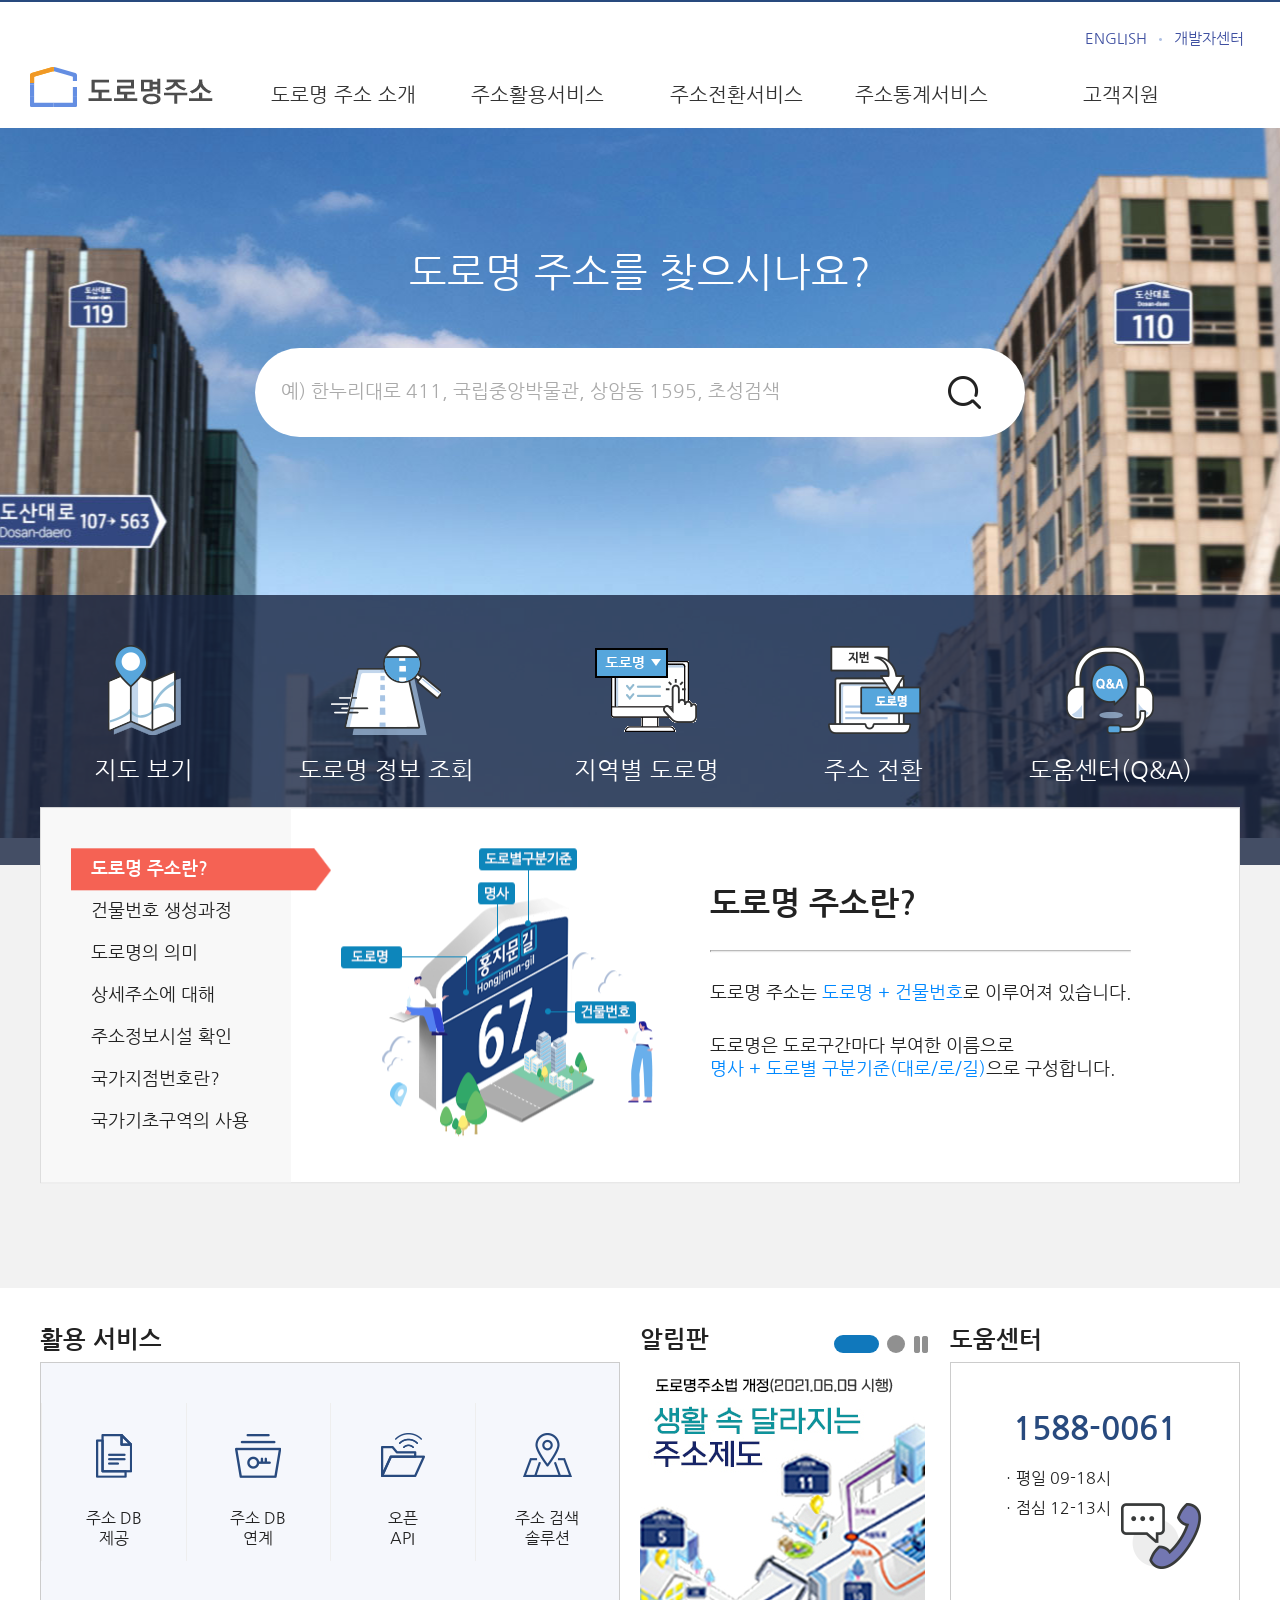
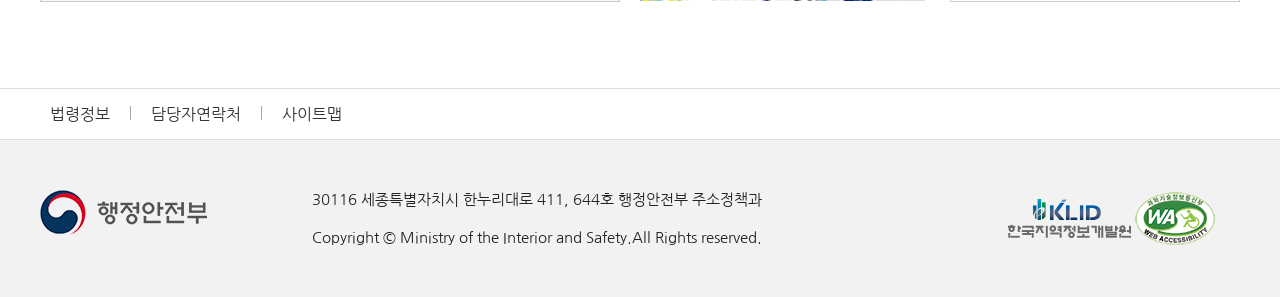
<file: index.html>
<!DOCTYPE html>
<html lang="ko">

<head>
    <meta charset="UTF-8">
    <title>도로명주소_메인페이지</title>
    <link rel="stylesheet" href="style/style.css">
    <script src="script/jquery-3.6.0.min.js"></script>
    <script src="script/script.js"></script>
</head>

<body>

    <div id="wrap">
        <div id="headerFrame">
            <header id="header" class="flex-container">

                <div id="headerLogo">
                    <a href="#"></a>
                </div> <!-- div#headerLogo -->

                <div id="headerMenuArea">

                    <nav id="headerLNB" class="flex-container">

                        <span>ENGLISH</span>
                        <span><img src="images/linkBullet.png" alt=""></span>
                        <span>개발자센터</span>

                    </nav> <!-- nav#headerLNB -->

                    <nav id="gnb">

                        <ul id="mainMenu" class="flex-container">
                            <li class="mainLi">
                                <a href="#">도로명 주소 소개</a>
                                <ul class="subMenu">
                                    <li class="subLi"><a href="#">도로명주소란?</a>
                                        <img src="images/icon_doulewindow.gif" alt="첨부파일 이미지" width="10">
                                    </li>
                                    <li class="subLi"><a href="#">아름다운 건물번호판</a><img src="images/icon_doulewindow.gif" alt="첨부파일 이미지" width="10"></li>
                                    <li class="subLi"><a href="#">아름다운 길</a></li>
                                    <li class="subLi"><a href="#">홍보자료</a></li>
                                    <li class="subLi"><a href="#"></a></li>
                                    <li class="subLi"><a href="#"></a></li>
                                </ul>
                            </li>
                            <li class="mainLi">
                                <a href="#">주소활용서비스</a>
                                <ul class="subMenu">
                                    <li class="subLi"><a href="#">도로명 정보 조회</a></li>
                                    <li class="subLi"><a href="#">도로명주소 지도 보기</a><img src="images/icon_doulewindow.gif" alt="첨부파일 이미지" width="10"></li>
                                    <li class="subLi"><a href="#">도로면주소 고시정보 조회</a></li>
                                    <li class="subLi"><a href="#">도로명주소 안내도 다운로드</a></li>
                                    <li class="subLi"><a href="#"></a></li>
                                    <li class="subLi"><a href="#"></a></li>
                                </ul>
                            </li>
                            <li class="mainLi">
                                <a href="#">주소전환서비스</a>
                                <ul class="subMenu">
                                    <li class="subLi"><a href="#">50건 이하 주소전환</a></li>
                                    <li class="subLi"><a href="#">3,000건 이하 주소전환</a></li>
                                    <li class="subLi"><a href="#">100만건 이하 주소전환</a></li>
                                    <li class="subLi"><a href="#"></a></li>
                                    <li class="subLi"><a href="#"></a></li>
                                    <li class="subLi"><a href="#"></a></li>
                                </ul>
                            </li>
                            <li class="mainLi">
                                <a href="#">주소통계서비스</a>
                                <ul class="subMenu">
                                    <li class="subLi"><a href="#">주소통계정보</a></li>
                                    <li class="subLi"><a href="#">우리 집 주소는?</a></li>
                                    <li class="subLi"><a href="#">도로명주소 인포그래픽</a></li>
                                    <li class="subLi"><a href="#">주소이용추이</a></li>
                                    <li class="subLi"><a href="#"></a></li>
                                    <li class="subLi"><a href="#"></a></li>
                                </ul>
                            </li>
                            <li class="mainLi">
                                <a href="#">고객지원</a>
                                <ul class="subMenu">
                                    <li class="subLi"><a href="#">도움센터(Q&amp;A)</a></li>
                                    <li class="subLi"><a href="#">주소동일성 영문증명서 발급</a></li>
                                    <li class="subLi"><a href="#">공지사항</a></li>
                                    <li class="subLi"><a href="#">언론보도</a></li>
                                    <li class="subLi"><a href="#">자주묻는 질문(FAQ)</a></li>
                                    <li class="subLi"><a href="#">불편신고 게시판</a></li>
                                </ul>
                            </li>
                        </ul>


                    </nav> <!-- nav#gnb -->

                </div> <!-- div#headerMenuArea -->

            </header>


        </div> <!-- div#headerFrame -->

        <div id="gnbBGFrame">
            <div id="gnbBG"></div>
        </div> <!-- div#gnbBGFrame -->


        <form action="support/sample.html" method="get">
            <div id="searchArea">

                <h1>도로명 주소를 찾으시나요?</h1>

                <div id="searchBG">
                    <input id="searchWord" type="text" placeholder="예) 한누리대로 411, 국립중앙박물관, 상암동 1595, 초성검색" maxlength="50" name="searchKeyword">
                    <!-- value attribute 밸류 속성 -->
                    <span id="closeMark">&times;</span>
                    <span id="searchMark"></span> <!--전송실행-->

                </div> <!-- div#searchBG-->

            </div> <!-- div#searchArea -->
        </form>


        <div id="mainIconLNB_Frame">

           <nav id="mainIconLNB" class="flex-container">
              <div class="mainIconBox" title="도로명주소 지도 보기 새창으로 열림">
                  <div class="mainIcon">
                      <img src="images/icon_qmn_1.png" alt="지도 보기">
                  </div>
                  <span>지도 보기</span>
              </div>
              <div class="mainIconBox">
                  <div class="mainIcon">
                      <img src="images/icon_qmn_2.png" alt="도로명 정보 조회">
                  </div>
                  <span>도로명 정보 조회</span>
              </div>
              <div class="mainIconBox">
                  <div class="mainIcon">
                      <img src="images/icon_qmn_3.gif" alt="지역별 도로명">
                  </div>
                  <span>지역별 도로명</span>
              </div>
              <div class="mainIconBox">
                  <div class="mainIcon">
                      <img src="images/icon_qmn_4.png" alt="주소 전환">
                  </div>
                  <span>주소 전환</span>
              </div>

              <div class="mainIconBox">
                  <div class="mainIcon">
                      <img src="images/icon_qmn_5.png" alt="도움센터(Q&A)">
                  </div>
                  <span>도움센터(Q&amp;A)</span>
              </div>

           </nav>

        </div>  <!-- div#iconLNB -->


        <div id="jusoIntro_Frame">

            <div id="jusoIntro" class="flex-container">
               
                <div class="jusoItemBox">
                    <ul id="jusoItem">
                        <li class="selected">도로명 주소란?</li>
                        <li>건물번호 생성과정</li>
                        <li>도로명의 의미</li>
                        <li>상세주소에 대해</li>
                        <li>주소정보시설 확인</li>
                        <li>국가지점번호란?</li>
                        <li>국가기초구역의 사용</li>
                    </ul>
                </div>
                
                <div id="slide">
                    <div id="shuttleFrame">
                        <div class="flex-container">
                            <div id="jusoRoadSign">
                                <img src="images/know_addr_1.gif" alt="addr1">
                            </div>

                            <div id="jusoExplain">
                                <h1>도로명 주소란?</h1>
                                <hr>
                                <p>도로명 주소는 <span>도로명 + 건물번호</span>로 이루어져 있습니다.</p>
                                <p>도로명은 도로구간마다 부여한 이름으로<br> <span>명사 + 도로별 구분기준(대로/로/길)</span>으로 구성합니다.</p>
                            </div>
                        </div>
                    </div>
                </div>
                
            </div> 

        </div> <!-- div#jusoIntro_Frame -->

       
        <div id="contentsFrame">
            <div id="contents" class="flex-container">
               <!-- 활용 서비스 -->
                <div id="userService">
                    <h2>활용 서비스</h2>
                    
                    <div id="api" class="flex-container">
                        <div class="apiBox">
                            <a href="#">
                               <div>
                                <img src="images/icon_service_1.gif" alt="주소DB제공"></div><br>
                                <span>주소 DB<br>제공</span>
                            </a>
                        </div>
                        <div class="apiBox">
                            <a href="#">
                               <div>
                                <img src="images/icon_service_2.png" alt="주소DB연계"></div><br>
                                <span>주소 DB<br>연계</span>
                            </a>
                        </div>
                        <div class="apiBox">
                            <a href="#">
                                <div>
                                <img src="images/icon_service_3.png" alt="오픈API"></div><br>
                                <span>오픈<br>API</span>
                            </a>
                        </div>
                        <div class="apiBox">
                            <a href="#">
                                <div>
                                <img src="images/icon_service_4.png" alt="주소검색솔루션"></div><br>
                                <span>주소 검색<br>솔루션</span>
                            </a>
                        </div>
                    </div>
                </div>
                
                <!--  알림판  -->
                <div id="noticeBoard">
                    <header class="flex-container">
                        <h2>알림판</h2>
                        <div id="noticeControl" class="flex-container">
                            <span class="noticeSelected" id="ctrl1"></span>
                            <span id="ctrl2"></span>
                            <img src="images/btn_ps.gif" alt="일시정지" height="17">
                            
                        </div>
                    </header>
                    <!-- 슬라이드 쇼 -->
                    <div id="noticeSlide">
                        <div id="shuttleFrame2" class="flex-container">
                            <a href="#">
                                <img src="images/notice_banner_01.jpg" alt="배너1">
                            </a>
                            <a href="#">
                                <img src="images/notice_banner_01.png" alt="배너2">
                            </a>
                        </div>
                    </div>
                    
                </div>
                
                <!--  도움 센터  -->
                <div id="helpCenter">
                    <header>
                        <h2>도움센터</h2>
                    </header>
                    
                    <div id="helpCenterInfo">
                        <div id="centerPhone">1588-0061</div>
                        <ul>
                            <li>ㆍ평일 09-18시</li>
                            <li>ㆍ점심 12-13시</li>
                        </ul>
                    </div>
                </div>
                
            </div>
        </div>

        <div id="LNBFrame">
            <div id="LNB">
                <ul id="LNBMenu" class="flex-container">
                    <li class="LNBLi"><a href="#">법령정보</a></li>
                    <li class="LNBLi"><span></span></li>
                    <li class="LNBLi"><a href="#">담당자연락처</a></li>
                    <li class="LNBLi"><span></span></li>
                    <li class="LNBLi"><a href="#">사이트맵</a></li>
                </ul>
            </div>
        </div>

        <div id="footerFrame">
            <footer id="footer" class="flex-container">

                <div id="footerLogo">
                    <a href="#"><img src="images/logo_foot_gray.jpg" alt="푸터로고"></a>
                </div>

                <div id="copyright">
                    <p>30116 세종특별자치시 한누리대로 411, 644호 행정안전부 주소정책과</p><br>
                    <p>Copyright &copy; Ministry of the Interior and Safety.All Rights reserved.</p>
                </div>
                
                <div id="rightLogo">
                    <img src="images/mark_klid.png" alt="mark1">
                    <img src="images/mark_wa.png" alt="mark2">
                </div>

            </footer>
        </div>

    </div> <!-- div#wrap -->

</body>

</html>
</file>
<file: style/style.css>
@charset "UTF-8";
@import url(style_Reset.css);


/* div#headerFrame */
div#headerFrame {
    border-top: 2px solid #284a7e;
}

#headerFrame>header#header {
    width: 1220px;
    height: 126px;
    /*border: 1px solid #aaa;*/
    /*padding-bottom: 24px;*/
    margin: 0 auto;
    /*margin-bottom: 30px;*/

    align-items: flex-end;
}

#headerFrame #headerLogo a {
    width: 183px;
    height: 40px;
    /*border: 1px solid #000;*/
    margin-bottom: 17px;
    background-image: url(../images/headerLogo.gif);
    display: inline-block;
}

div#headerMenuArea {
    /* border: 1px solid #f80;*/

    -webkit-flex: 1px;
    -moz-flex: 1px;
    -ms-flex: 1px;
    -o-flex: 1px;
    flex: 1px;
}

#headerFrame nav {
    height: 50px;
    /*border: 1px solid #08f;*/

    justify-content: flex-end;
    align-items: flex-end;
}

#headerFrame nav#headerLNB {
    text-align: right;
    padding-bottom: 30px;
    /*border: 1px solid #000;*/
}

#headerFrame nav#headerLNB span {
    color: #3f50a1;
    font-size: 15px;
    /*border: 1px solid #000;*/
    margin: 0 6px;
}

#headerFrame nav#headerLNB span:not(:nth-child(2)) {
    cursor: pointer;
}


/* nav#gnb */
#headerFrame nav#gnb {
    padding-left: 40px;
}

#headerFrame nav#gnb ul#mainMenu {
    height: 100%;
    align-items: flex-end;

    position: relative;
}

#headerFrame nav#gnb ul#mainMenu>li {
    padding: 20px 0;
}

#headerFrame nav#gnb ul#mainMenu>li:first-child,
#headerFrame nav#gnb ul#mainMenu>li:first-child>ul {
    width: 180px;
}

#headerFrame nav#gnb ul#mainMenu>li:nth-child(2),
#headerFrame nav#gnb ul#mainMenu>li:nth-child(2)>ul {
    width: 208px;
}

#headerFrame nav#gnb ul#mainMenu>li:nth-child(3),
#headerFrame nav#gnb ul#mainMenu>li:nth-child(3)>ul {
    width: 190px;
}

#headerFrame nav#gnb ul#mainMenu>li:nth-child(4),
#headerFrame nav#gnb ul#mainMenu>li:nth-child(4)>ul {
    width: 180px;
}


#headerFrame nav#gnb ul#mainMenu>li:nth-child(5),
#headerFrame nav#gnb ul#mainMenu>li:nth-child(5)>ul {
    width: 220px;
}


#headerFrame nav#gnb ul.subMenu {
    border-right: 1px solid #aaa;
    /* border: 1px solid #000; */
    background-color: #fff;
    display: none;
    position: absolute;
    top: 51px;
    z-index: 100;
}
#headerFrame nav#gnb li.mainLi:first-child ul.subMenu {
    border-left: 1px solid #aaa;
}


#headerFrame nav#gnb ul.subMenu img {
    position: relative;
    left: -12px;
}

#headerFrame nav#gnb li.mainLi>a {
    width: 100%;
    font-size: 20px;
    text-align: center;
    /* border: 1px solid #000; */
    display: inline-block;
}

#headerFrame nav#gnb li.subLi>a {
    font-size: 14px;
    line-height: 42px;
    padding: 0 20px;
}

#headerFrame nav#gnb li.subLi:hover {
    color: #fff;
    background-color: #f56254;
}

/* nav#gnb */


/* div#headerFrame */


/* div#gnbBGFrame */

div#gnbBGFrame {
    width: 100%;
    height: 254px;

    border-top: 1px solid #aaa;
    border-bottom: 1px solid #aaa;

    background-color: #fff;
    display: none;
    position: absolute;
    z-index: 10;
}


/* div#gnbBG */
div#gnbBG {
    width: 100%;
    height: 180px;


}

/* div#gnbBG */

/* div#gnbBGFrame */




/* div#searchArea */
div#searchArea {
    width: 100%;
    height: 710px;
    padding-top: 70px;
    background-image: url(../images/visua_a.jpg);
    background-repeat: no-repeat;
    background-position: 50% 50%;
}

div#searchArea>h1 {
    color: #fff;
    width: 600px;
    font-size: 40px;
    font-weight: normal;
    text-align: center;
    margin: 50px auto;
}

div#searchArea>div#searchBG {
    width: 770px;

    padding: 12px 26px 25px;
    /*border: 1px solid #f80;*/
    border-radius: 50px;
    margin: 0 auto;

    background-color: #fff;
}

div#searchArea>div#searchBG span {
    width: 36px;
    height: 36px;
    /*border: 1px solid #000;*/

    cursor: pointer;
    display: inline-block;
}

div#searchArea>div#searchBG span#closeMark {
    color: #666;
    font-size: 44px;
    text-align: center;
    line-height: 44px;
    /*display: none;  공간도 사라지므로 안됨!*/
    visibility: hidden;
    /* 공간을 남겨둔채로 사라짐 */

    transform: translateY(7px);
}

div#searchArea>div#searchBG span#searchMark {

    margin-right: 14px;

    background-image: url(../images/btn_search.gif);
    background-repeat: no-repeat;
    background-position: right;

    transform: translateY(12px);

    z-index: 1;
}

div#searchArea>div#searchBG>input {
    color: #666;
    width: 620px;
    font-size: 17px;
    padding: 10px 0;
    border: none;
}

/*placeholder 속성에 CSS 적용시작*/
div#searchArea>div#searchBG>input::placeholder {
    color: #aaa;
    font-size: 19px;
}

/* 슈도 엘리먼트 속성 */
/*placeholder 속성에 CSS 적용끝*/

/* div#searchArea */


/*div#mainIconLNB_Frame*/
div#mainIconLNB_Frame {
    width: 100%;
    height: 270px;
    padding-top: 30px;
    background-color: rgba(26, 38, 67, 0.8);

    position: absolute;
    transform: translateY(-90%);
}

div#mainIconLNB_Frame>nav {
    padding: 10px;
    /*border: 1px solid #f80;*/

    justify-content: center;
}

#mainIconLNB_Frame div.mainIconBox {
    text-align: center;
    /*border: 1px solid #f80;*/
    margin: 10px 50px;

    cursor: pointer;
}

#mainIconLNB_Frame div.mainIcon {
    margin-bottom: 20px;
}

#mainIconLNB_Frame span {
    color: #fff;
    font-size: 24px;
    /* font-weight: bold;*/
}

/*div#mainIconLNB_Frame*/


/* div#jusoIntro_Frame */
div#jusoIntro_Frame {
    width: 100%;
    background-color: #f2f2f2;
    height: 450px;
}

div#jusoIntro {
    width: 1200px;
    border: 1px solid #ddd;
    background-color: #fff;
    position: relative;
    left: 50%;
    top: 50%;
    transform: translate(-50%, -68%);
}

#jusoIntro .jusoItemBox {
    background-color: #f8f8f8;
    padding: 40px 30px;
    width: 250px;
}

#jusoIntro .jusoItemBox li {
    line-height: 42px;
    width: 310px;
    padding-left: 20px;
    font-size: 18px;
    cursor: pointer;
}

.selected {
    background-image: url(../images/tabslit_on.png);
    background-size: 260px 44px;
    background-repeat: no-repeat;
    color: #fff;
    font-weight: bold;
}

#jusoRoadSign {
    padding: 40px 50px;
}

#jusoExplain {
    padding-top: 80px;
    padding-right: 50px;
}

#jusoExplain h1 {
    margin-bottom: 30px;
}

#jusoExplain p {
    margin-top: 30px;
    font-size: 18px;
}

#jusoExplain p span {
    color: #08f;
}

#slide {
    overflow: hidden;
}

/* div#jusoIntro_Frame */


/* contentsFrame */
#contentsFrame {
    width: 100%;
}

#contents {
    width: 1200px;
    margin: 0 auto;
    padding: 40px 0;
    justify-content: space-between;
}


#userService {
    width: 580px;
    height: 320px;
}

#api {
    background-color: #f5f7fc;
    margin: 10px 0;
    border: 1px solid #ccc;
    padding: 40px 0;
    height: 240px;
}

#api .apiBox a div {
    padding: 30px;
    margin: 0 auto;
    display: inline-block;
}


#api>.apiBox {
    text-align: center;
    flex: 1;
    border-left: 1px solid #eee;
}

#noticeBoard {
    width: 290px;
    height: 320px;
}

#noticeBoard header {
    justify-content: space-between;
    margin-bottom: 5px;
}

#noticeBoard header h2 {
    margin-bottom: 4px;
}

#noticeControl {
    padding-bottom: 3px;
    align-items: flex-end;
    width: 96px;
    justify-content: space-between;
}

#noticeControl span {
    width: 18px;
    height: 18px;
    border-radius: 50px;
    background-color: #909090;
    cursor: pointer;

}

#noticeControl img {
    cursor: pointer;
}

#noticeControl .noticeSelected {
    width: 45px;
    background-color: #1078bc;
}

#noticeSlide {
    width: 285px;
    height: 240px;
    overflow: hidden;
}

#shuttleFrame2 {
    width: 570px;
    height: 240px;
}

#helpCenter {
    width: 290px;
    height: 320px;
}

#helpCenter header {
    padding-bottom: 10px;
}

#helpCenterInfo {
    border: 1px solid #ccc;
    padding: 50px;
    height: 240px;
    background-image: url(../images/icon_helpcenter.png);
    background-repeat: no-repeat;
    background-position: 170px 140px;
}

#centerPhone {
    color: #284a7e;
    font-size: 32px;
    font-weight: bold;
    text-align: center;
    margin-bottom: 18px;
}

#helpCenterInfo ul li {
    line-height: 30px;
}

#LNBFrame {
    border-top: 1px solid #ddd;
    border-bottom: 1px solid #ddd;
}

#LNB {
    width: 1200px;
    margin: 0 auto;
}


#LNBMenu .LNBLi {
    padding: 15px 10px;
}

#LNBMenu .LNBLi:hover {
    text-decoration: underline;
}

#LNBMenu .LNBLi span {
    display: inline-block;
    width: 1px;
    height: 14px;
    margin-top: 2px;
    border-right: 1px solid #aaa;
}

#footerFrame {
    background-color: #f2f2f2;
}

#footer {
    width: 1200px;
    margin: 0 auto;
    padding: 50px 0;
}

#footerLogo {
    flex: 1;
}

#copyright {
    font-size: 15px;
    padding-left: 40px;
    flex: 3;
}

#rightLogo {
    flex: 1;
}
</file>
